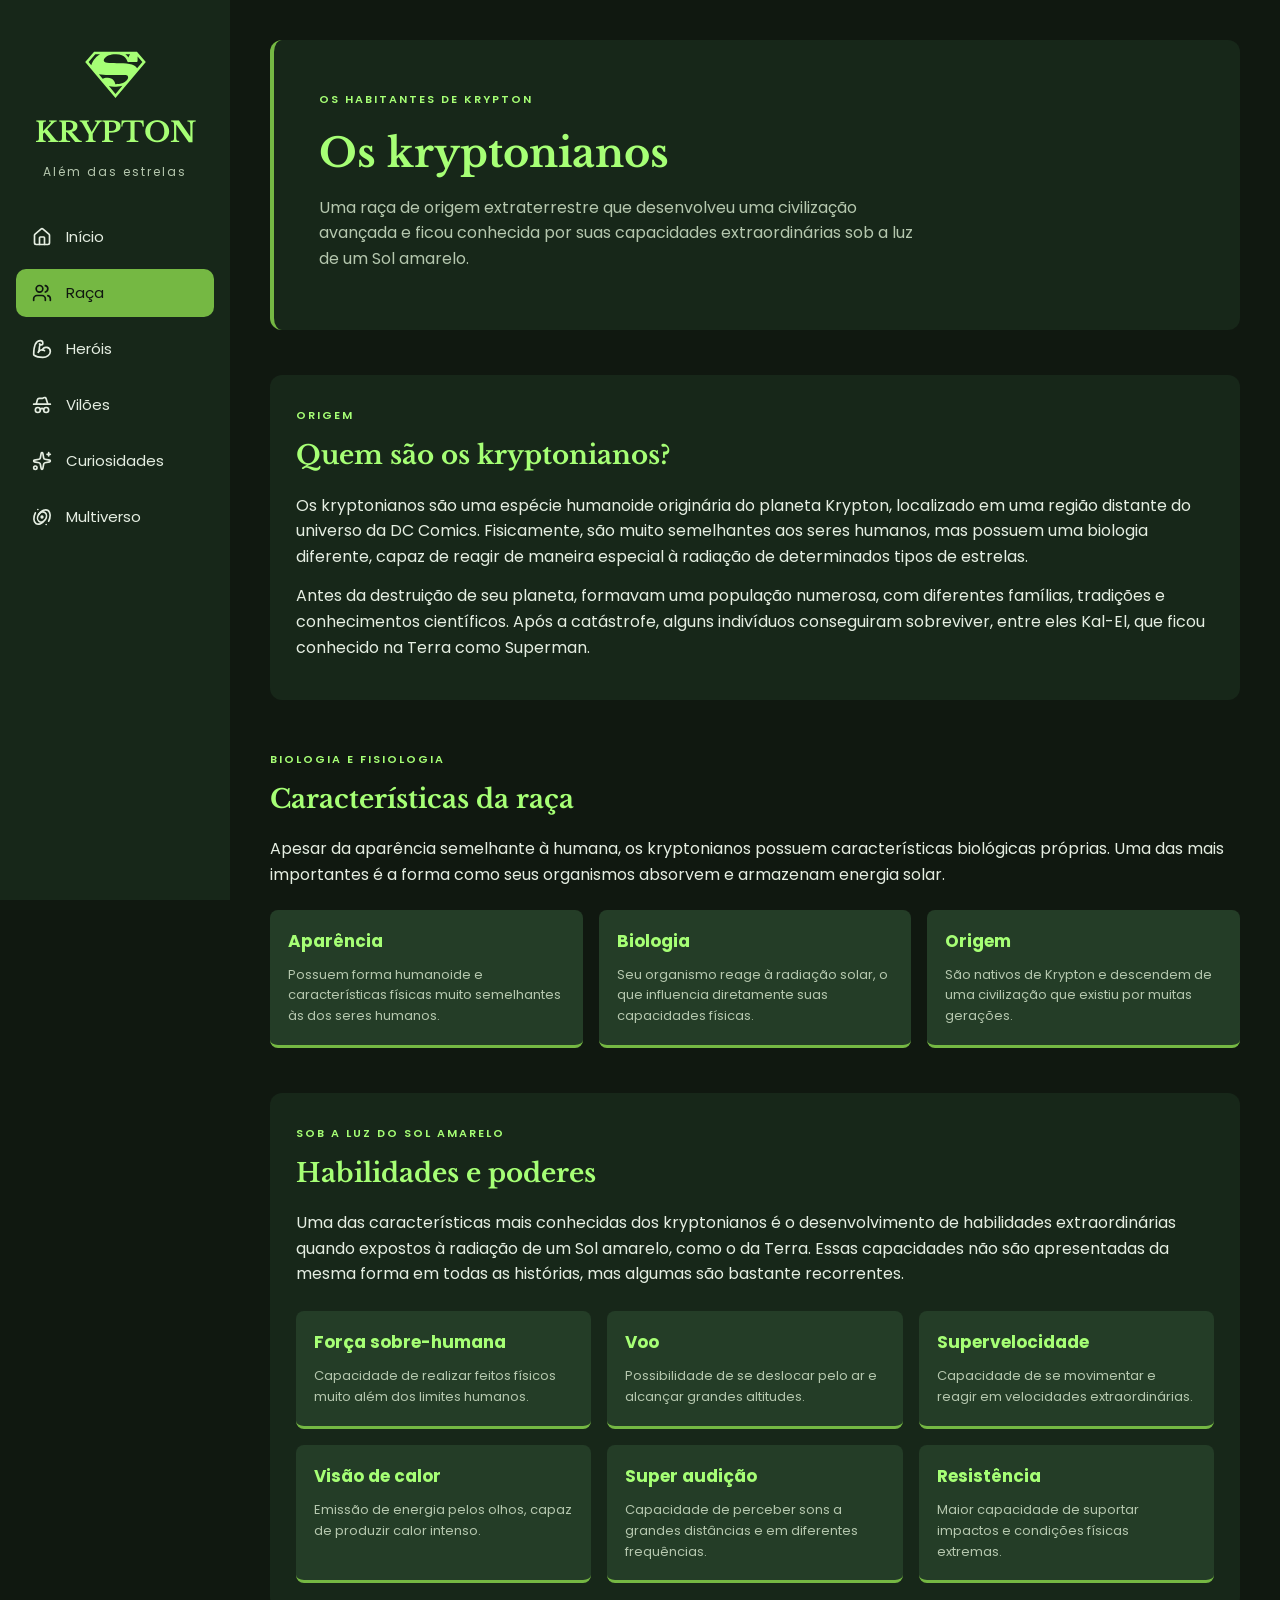
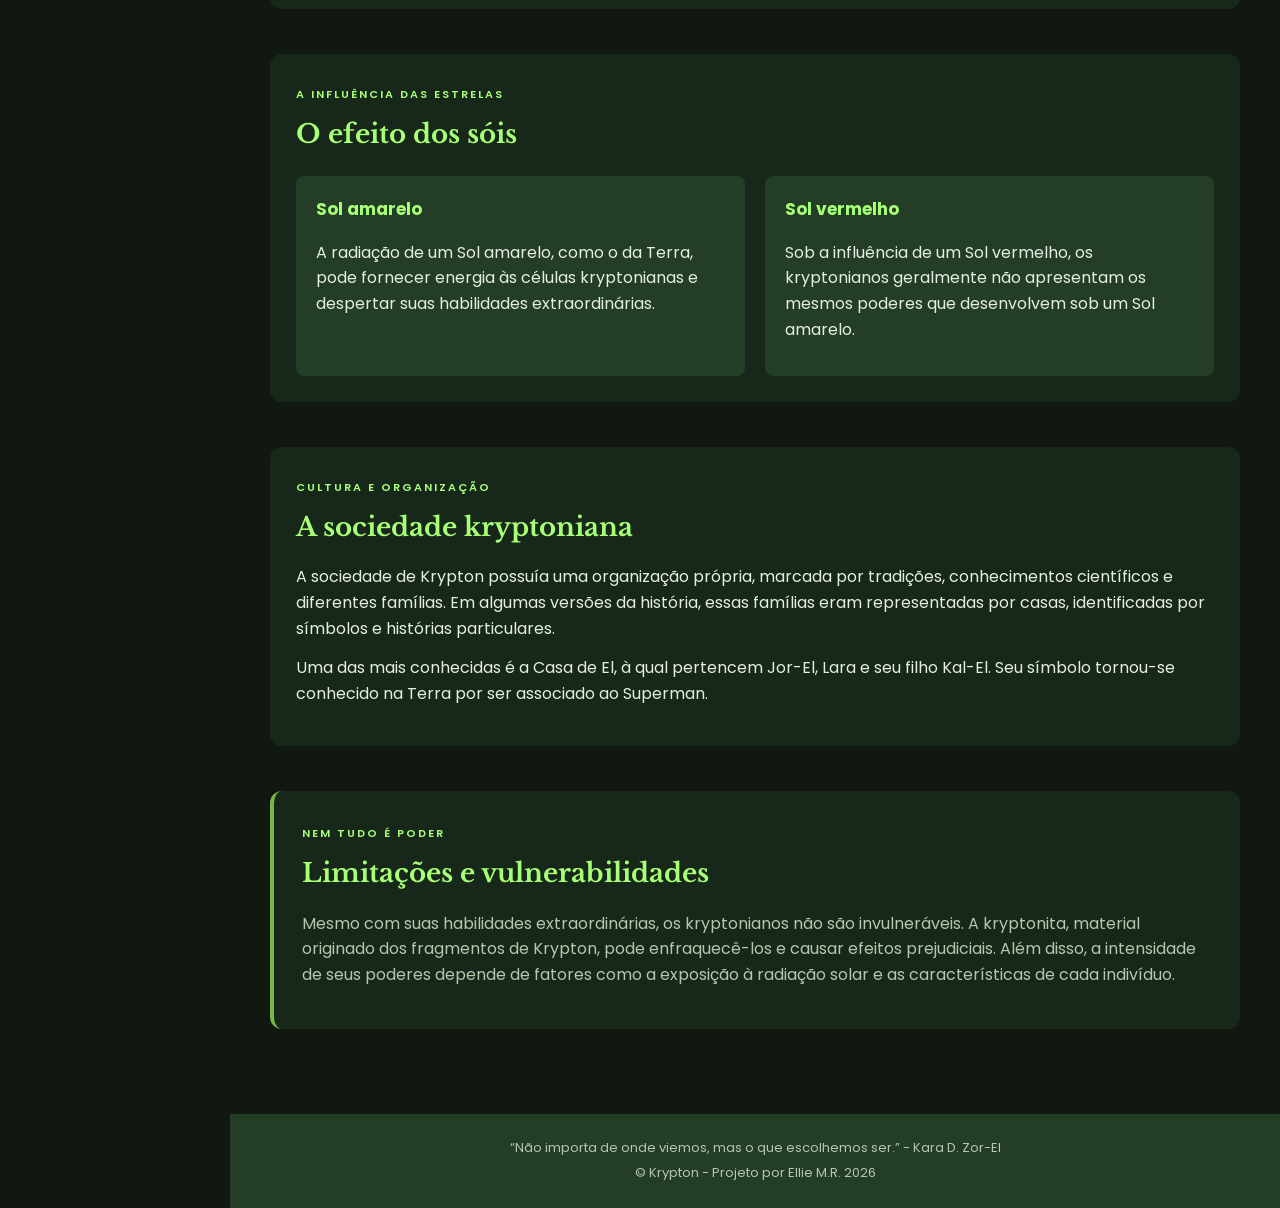
<file: kryptonianos.html>
<!DOCTYPE html>
<html lang="pt-BR">
<head>
    <meta charset="UTF-8">
    <meta name="viewport" content="width=device-width, initial-scale=1">
    
    <link rel="icon" type="image/png" sizes="32x32" href="Logo Krypton.png">
    <link rel="icon" type="image/png" sizes="192x192" href="Logo Krypton.png">
    <link rel="apple-touch-icon" sizes="180x180" href="Logo Krypton.png">

    <title>Krypton - Raça Kryptoniana</title>
    <link rel="preconnect" href="https://fonts.googleapis.com">
    <link rel="preconnect" href="https://fonts.gstatic.com" crossorigin>
    <link href="https://fonts.googleapis.com/css2?family=Libre+Baskerville:wght@400;700&family=Poppins:wght@400;500;600&display=swap" rel="stylesheet">
    <link rel="stylesheet" href="kryptonite.css">
</head>
<body>
    <header>
        <div class="logo">
            <svg xmlns="http://www.w3.org/2000/svg" viewBox="0 0 50 50">
                <path d="M 8.539063 9 L 1.6875 16.996094 L 7.328125 23.667969 C 7.535156 23.941406 7.785156 24.230469 8.117188 24.59375 L 25 44.546875 L 25.765625 43.644531 L 48.3125 16.996094 L 41.8125 9.414063 L 41.65625 9.234375 L 41.457031 9 Z M 9.460938 11 L 13.144531 11 C 10.609375 12.535156 7.730469 15.140625 6.371094 19.4375 L 4.3125 17.003906 Z M 25 11 C 32.800781 10.800781 33.898438 15.800781 34 16.199219 C 34.101563 16.800781 34.699219 17.199219 35.199219 17 L 41 17 C 41.601563 17 42 16.601563 42 16 L 42 12.703125 L 45.6875 17.003906 L 41.617188 21.8125 C 39.882813 17.800781 32.558594 17.800781 26 17.800781 C 19.800781 17.800781 16 17.699219 16 15.800781 C 16 16 16.199219 11.199219 25 11 Z M 32.558594 11 L 36.222656 11 C 35.746094 11.824219 35.269531 12.664063 34.902344 13.402344 C 34.390625 12.613281 33.632813 11.753906 32.558594 11 Z M 12.1875 26.308594 C 16.121094 26.996094 22.628906 27 32 27 C 33.199219 27 34.101563 27.300781 34.5 27.800781 C 34.800781 28.300781 34.699219 28.902344 34.597656 29.402344 C 34.199219 30.601563 32.800781 32.199219 30.699219 33.097656 C 28.898438 33.800781 26.5 34 25.097656 34 L 24.902344 34 C 24.5 31.898438 23 29 19 29 C 17.066406 29 15.832031 29.402344 15.109375 29.765625 Z M 30.308594 35.179688 L 25 41.453125 L 19.914063 35.441406 C 20.949219 35.652344 22.253906 35.855469 23.800781 35.902344 L 24.597656 35.902344 C 25.710938 35.902344 28.128906 35.824219 30.308594 35.179688 Z"/>
            </svg>
            <span>KRYPTON</span>
            <p>Além das estrelas</p>
        </div>
        <nav>
            <ul>
                <li><a href="index.html"><svg xmlns="http://www.w3.org/2000/svg" width="24" height="24" viewBox="0 0 24 24" fill="none" stroke="currentColor" stroke-width="2" stroke-linecap="round" stroke-linejoin="round" class="lucide lucide-house preview-icon"><path d="M15 21v-8a1 1 0 0 0-1-1h-4a1 1 0 0 0-1 1v8"/><path d="M3 10a2 2 0 0 1 .709-1.528l7-6a2 2 0 0 1 2.582 0l7 6A2 2 0 0 1 21 10v9a2 2 0 0 1-2 2H5a2 2 0 0 1-2-2z"/></svg>
                    Início</a></li>
                <li><a href="kryptonianos.html" class="ativo"><svg xmlns="http://www.w3.org/2000/svg" width="24" height="24" viewBox="0 0 24 24" fill="none" stroke="currentColor" stroke-width="2" stroke-linecap="round" stroke-linejoin="round" class="lucide lucide-users preview-icon"><path d="M16 21v-2a4 4 0 0 0-4-4H6a4 4 0 0 0-4 4v2"/><path d="M16 3.128a4 4 0 0 1 0 7.744"/><path d="M22 21v-2a4 4 0 0 0-3-3.87"/><circle cx="9" cy="7" r="4"/></svg>
                    Raça</a></li>
                <li><a href="herois.html"><svg xmlns="http://www.w3.org/2000/svg" width="24" height="24" viewBox="0 0 24 24" fill="none" stroke="currentColor" stroke-width="2" stroke-linecap="round" stroke-linejoin="round" class="lucide lucide-biceps-flexed preview-icon"><path d="M12.409 13.017A5 5 0 0 1 22 15c0 3.866-4 7-9 7-4.077 0-8.153-.82-10.371-2.462-.426-.316-.631-.832-.62-1.362C2.118 12.723 2.627 2 10 2a3 3 0 0 1 3 3 2 2 0 0 1-2 2c-1.105 0-1.64-.444-2-1"/><path d="M15 14a5 5 0 0 0-7.584 2"/><path d="M9.964 6.825C8.019 7.977 9.5 13 8 15"/></svg>
                    Heróis</a></li>
                <li><a href="viloes.html"><svg xmlns="http://www.w3.org/2000/svg" width="24" height="24" viewBox="0 0 24 24" fill="none" stroke="currentColor" stroke-width="2" stroke-linecap="round" stroke-linejoin="round" class="lucide lucide-hat-glasses preview-icon"><path d="M14 18a2 2 0 0 0-4 0"/><path d="m19 11-2.11-6.657a2 2 0 0 0-2.752-1.148l-1.276.61A2 2 0 0 1 12 4H8.5a2 2 0 0 0-1.925 1.456L5 11"/><path d="M2 11h20"/><circle cx="17" cy="18" r="3"/><circle cx="7" cy="18" r="3"/></svg>
                    Vilões</a></li>
                <li><a href="curiosidades.html"><svg xmlns="http://www.w3.org/2000/svg" width="24" height="24" viewBox="0 0 24 24" fill="none" stroke="currentColor" stroke-width="2" stroke-linecap="round" stroke-linejoin="round" class="lucide lucide-sparkles preview-icon"><path d="M11.017 2.814a1 1 0 0 1 1.966 0l1.051 5.558a2 2 0 0 0 1.594 1.594l5.558 1.051a1 1 0 0 1 0 1.966l-5.558 1.051a2 2 0 0 0-1.594 1.594l-1.051 5.558a1 1 0 0 1-1.966 0l-1.051-5.558a2 2 0 0 0-1.594-1.594l-5.558-1.051a1 1 0 0 1 0-1.966l5.558-1.051a2 2 0 0 0 1.594-1.594z"/><path d="M20 2v4"/><path d="M22 4h-4"/><circle cx="4" cy="20" r="2"/></svg>
                    Curiosidades</a></li>
                <li><a href="multiverso.html"><svg xmlns="http://www.w3.org/2000/svg" width="24" height="24" viewBox="0 0 24 24" fill="none" stroke="currentColor" stroke-width="2" stroke-linecap="round" stroke-linejoin="round" class="lucide lucide-galaxy preview-icon"><path d="M16.005 15.108a5.041 6.52 28.25 00-8.008-6.217 5.041 6.52 28.25 008.008 6.217A11.884 7.288-60.76 014.029 7.001"/><path d="M17 21h.01"/><path d="M7 3h.01"/><path d="M7.997 8.891a11.885 7.288-60.756 0111.977 8.107"/><circle cx="12" cy="12" r="1" fill="currentColor"/></svg>
                    Multiverso</a></li>
            </ul>
        </nav>
    </header>
    <div class="conteudo">
        <main>
            <section id="boas-vindas">
                <span class="subtitulo">OS HABITANTES DE KRYPTON</span>
                <h1>Os kryptonianos</h1>
                <p>Uma raça de origem extraterrestre que desenvolveu uma civilização avançada e ficou conhecida por suas capacidades extraordinárias sob a luz de um Sol amarelo.</p>
            </section>
            <section id="origem-kryptonianos" class="bloco-raca">
                <span class="subtitulo">ORIGEM</span>
                <h2>Quem são os kryptonianos?</h2>
                <p>Os kryptonianos são uma espécie humanoide originária do planeta Krypton, localizado em uma região distante do universo da DC Comics. Fisicamente, são muito semelhantes aos seres humanos, mas possuem uma biologia diferente, capaz de reagir de maneira especial à radiação de determinados tipos de estrelas.</p>
                <p>Antes da destruição de seu planeta, formavam uma população numerosa, com diferentes famílias, tradições e conhecimentos científicos. Após a catástrofe, alguns indivíduos conseguiram sobreviver, entre eles Kal-El, que ficou conhecido na Terra como Superman.</p>
            </section>
            <section id="caracteristicas-kryptonianos">
                <span class="subtitulo">BIOLOGIA E FISIOLOGIA</span>
                <h2>Características da raça</h2>
                <p>Apesar da aparência semelhante à humana, os kryptonianos possuem características biológicas próprias. Uma das mais importantes é a forma como seus organismos absorvem e armazenam energia solar.</p>
                <div class="destaques">
                    <div>
                        <h3>Aparência</h3>
                        <p>Possuem forma humanoide e características físicas muito semelhantes às dos seres humanos.</p>
                    </div>
                    <div>
                        <h3>Biologia</h3>
                        <p>Seu organismo reage à radiação solar, o que influencia diretamente suas capacidades físicas.</p>
                    </div>
                    <div>
                        <h3>Origem</h3>
                        <p>São nativos de Krypton e descendem de uma civilização que existiu por muitas gerações.</p>
                    </div>
                </div>
            </section>
            <section id="habilidades-kryptonianos" class="bloco-raca">
                <span class="subtitulo">SOB A LUZ DO SOL AMARELO</span>
                <h2>Habilidades e poderes</h2>
                <p>Uma das características mais conhecidas dos kryptonianos é o desenvolvimento de habilidades extraordinárias quando expostos à radiação de um Sol amarelo, como o da Terra. Essas capacidades não são apresentadas da mesma forma em todas as histórias, mas algumas são bastante recorrentes.</p>
                <div class="habilidades">
                    <div>
                        <h3>Força sobre-humana</h3>
                        <p>Capacidade de realizar feitos físicos muito além dos limites humanos.</p>
                    </div>
                    <div>
                        <h3>Voo</h3>
                        <p>Possibilidade de se deslocar pelo ar e alcançar grandes altitudes.</p>
                    </div>
                    <div>
                        <h3>Supervelocidade</h3>
                        <p>Capacidade de se movimentar e reagir em velocidades extraordinárias.</p>
                    </div>
                    <div>
                        <h3>Visão de calor</h3>
                        <p>Emissão de energia pelos olhos, capaz de produzir calor intenso.</p>
                    </div>
                    <div>
                        <h3>Super audição</h3>
                        <p>Capacidade de perceber sons a grandes distâncias e em diferentes frequências.</p>
                    </div>
                    <div>
                        <h3>Resistência</h3>
                        <p>Maior capacidade de suportar impactos e condições físicas extremas.</p>
                    </div>
                </div>
            </section>
            <section id="sol-kryptonianos" class="bloco-raca">
                <span class="subtitulo">A INFLUÊNCIA DAS ESTRELAS</span>
                <h2>O efeito dos sóis</h2>
                <div class="comparacao-solar">
                    <div>
                        <h3>Sol amarelo</h3>
                        <p>A radiação de um Sol amarelo, como o da Terra, pode fornecer energia às células kryptonianas e despertar suas habilidades extraordinárias.</p>
                    </div>
                    <div>
                        <h3>Sol vermelho</h3>
                        <p>Sob a influência de um Sol vermelho, os kryptonianos geralmente não apresentam os mesmos poderes que desenvolvem sob um Sol amarelo.</p>
                    </div>
                </div>
            </section>
            <section id="sociedade-kryptonianos" class="bloco-raca">
                <span class="subtitulo">CULTURA E ORGANIZAÇÃO</span>
                <h2>A sociedade kryptoniana</h2>
                <p>A sociedade de Krypton possuía uma organização própria, marcada por tradições, conhecimentos científicos e diferentes famílias. Em algumas versões da história, essas famílias eram representadas por casas, identificadas por símbolos e histórias particulares.</p>
                <p>Uma das mais conhecidas é a Casa de El, à qual pertencem Jor-El, Lara e seu filho Kal-El. Seu símbolo tornou-se conhecido na Terra por ser associado ao Superman.</p>
            </section>
            <section id="limites-kryptonianos">
                <span class="subtitulo">NEM TUDO É PODER</span>
                <h2>Limitações e vulnerabilidades</h2>
                <p>Mesmo com suas habilidades extraordinárias, os kryptonianos não são invulneráveis. A kryptonita, material originado dos fragmentos de Krypton, pode enfraquecê-los e causar efeitos prejudiciais. Além disso, a intensidade de seus poderes depende de fatores como a exposição à radiação solar e as características de cada indivíduo.</p>
            </section>
        </main>
        <footer>
            <p>“Não importa de onde viemos, mas o que escolhemos ser.” - Kara D. Zor-El</p>
            <p>&copy; Krypton - Projeto por Ellie M.R. 2026</p>
        </footer>
    </div>
</body>
</html>
</file>
<file: kryptonite.css>
/* --- Paleta de Cores ---

   - Fundo e Estrutura -
   Fundo principal: #101810
   Menu lateral: #172719
   Fundo dos cards e destaques: #243d27
   Fundo do rodapé: #243d27

   - Interações -
   Fundo ao passar o mouse: #29452b
   Item ativo do menu: #75b843
   Bordas e divisórias: #29452b

   - Textos e Destaques -
   Verde claro (títulos e ícones): #a6ff75
   Texto principal: #e5eee2
   Texto secundário: #b5c7ae
   Texto do item ativo: #101810

   - Bordas -
   Borda de destaque: #75b843
   Borda lateral das seções: #75b843

*/


* {
    box-sizing: border-box;
}

body {
    display: flex;
    min-height: 100vh;
    margin: 0;
    background-color: #101810;
    color: #e5eee2;
    font-family: 'Poppins', sans-serif;
    line-height: 1.6;
}

h1, h2, .logo span {
    font-family: 'Libre Baskerville', serif;
    font-weight: 700;
}

header {
    display: flex;
    flex-direction: column;
    align-items: center;
    gap: 32px;
    width: 230px;
    flex-shrink: 0;
    padding: 40px 16px;
    background-color: #172719;
    color: #e5eee2;
    position: sticky;
    top: 0;
    height: 100vh;
}

.logo {
    display: flex;
    flex-direction: column;
    align-items: center;
    gap: 6px;
}

.logo svg {
    width: 65px;
    height: 65px;
    fill: #a6ff75;
}

.logo span {
    font-size: 28px;
    color: #a6ff75;
}

.logo p {
    margin: 0;
    color: #b5c7ae;
    font-size: 12px;
    letter-spacing: 2px;
}

nav {
    width: 100%;
}

nav ul {
    display: flex;
    flex-direction: column;
    gap: 8px;
    list-style: none;
    margin: 0;
    padding: 0;
}

nav a {
    display: flex;
    align-items: center;
    gap: 14px;
    padding: 12px 16px;
    border-radius: 10px;
    color: #e5eee2;
    font-size: 15px;
    text-decoration: none;
}

nav a:hover {
    background-color: #29452b;
}

nav a.ativo {
    background-color: #75b843;
    color: #101810;
}

nav a svg {
    width: 20px;
    height: 20px;
    flex-shrink: 0;
}

.conteudo {
    display: flex;
    flex-direction: column;
    flex: 1;
    min-width: 0;
}

main {
    flex: 1;
    width: 100%;
    max-width: 1100px;
    margin: 0 auto;
    padding: 40px;
}

section {
    margin-bottom: 45px;
}

h1 {
    color: #a6ff75;
    font-size: 40px;
    margin: 10px 0;
}

h2 {
    color: #a6ff75;
    font-size: 26px;
    margin: 8px 0 16px;
}

h3 {
    color: #a6ff75;
    font-size: 17px;
}

p {
    margin: 0 0 14px;
}

.subtitulo {
    color: #a6ff75;
    font-size: 11px;
    font-weight: 600;
    letter-spacing: 2px;
}

#boas-vindas {
    position: relative;
    padding: 45px;
    margin-bottom: 45px;
    background-color: #172719;
    border-left: 4px solid #75b843;
    border-radius: 12px;
}

#boas-vindas p {
    max-width: 600px;
    color: #b5c7ae;
    font-size: 16px;
}

.icone-planeta {
    position: absolute;
    right: 45px;
    top: 50%;
    transform: translateY(-50%);
    width: 75px;
    height: 75px;
    color: #a6ff75;
    opacity: 0.8;
}

.secao-com-imagem {
    display: flex;
    align-items: center;
    gap: 32px;
}

.texto-secao {
    flex: 1;
}

.secao-com-imagem img {
    width: 42%;
    height: 260px;
    object-fit: cover;
    border-radius: 12px;
}

.secao-com-imagem.invertida {
    flex-direction: row-reverse;
}

#destaques {
    padding: 28px;
    background-color: #172719;
    border-radius: 12px;
}

.introducao-destaques {
    color: #b5c7ae;
}

.destaques {
    display: flex;
    gap: 16px;
    margin-top: 22px;
}

.destaques div {
    flex: 1;
    padding: 18px;
    background-color: #243d27;
    border-radius: 8px;
    border-bottom: 3px solid #75b843;
}

.destaques h3 {
    margin: 0 0 10px;
}

.destaques p {
    color: #b5c7ae;
    font-size: 13px;
    margin: 0;
}

#fragmentos {
    padding: 28px;
    background-color: #172719;
    border-radius: 12px;
    border-left: 4px solid #75b843;
}

#fragmentos p {
    color: #b5c7ae;
}

footer {
    padding: 20px 40px;
    background-color: #243d27;
    color: #b5c7ae;
    text-align: center;
    font-size: 13px;
}

footer p {
    margin: 4px;
}


/* --- Adicionais da Página Raça --- */
.bloco-raca {
    padding: 26px;
    background-color: #172719;
    border-radius: 12px;
}

#caracteristicas-kryptonianos {
    margin-bottom: 45px;
}

#caracteristicas-kryptonianos .destaques {
    margin-top: 22px;
}

.habilidades {
    display: grid;
    grid-template-columns: repeat(3, 1fr);
    gap: 16px;
    margin-top: 24px;
}

.habilidades div {
    padding: 18px;
    background-color: #243d27;
    border-radius: 8px;
    border-bottom: 3px solid #75b843;
}

.habilidades h3 {
    margin: 0 0 10px;
}

.habilidades p {
    color: #b5c7ae;
    font-size: 13px;
    margin: 0;
}

.comparacao-solar {
    display: flex;
    gap: 20px;
    margin-top: 20px;
}

.comparacao-solar div {
    flex: 1;
    padding: 20px;
    background-color: #243d27;
    border-radius: 8px;
}

.comparacao-solar h3 {
    margin-top: 0;
}

#limites-kryptonianos {
    padding: 28px;
    background-color: #172719;
    border-left: 4px solid #75b843;
    border-radius: 12px;
}

#limites-kryptonianos p {
    color: #b5c7ae;
}


/* --- Adicionais da Página Hérois --- */
.pagina-herois .secao-heroi {
    display: flex;
    align-items: center;
    gap: 30px;
    background-color: #172719;
    padding: 28px;
    margin-bottom: 25px;
    border-radius: 12px;
}

.pagina-herois .imagem-heroi {
    width: 40%;
    flex-shrink: 0;
}

.pagina-herois .imagem-heroi img {
    display: block;
    width: 100%;
    height: 380px;
    object-fit: cover;
    object-position: center top;
    border-radius: 8px;
}

.pagina-herois .texto-heroi {
    flex: 1;
}

.pagina-herois .texto-heroi h2 {
    color: #a6ff75;
}

.pagina-herois .texto-heroi p:not(.subtitulo) {
    color: #b5c7ae;
    line-height: 1.8;
}

.pagina-herois .secao-heroi.invertida {
    flex-direction: row-reverse;
}


/* --- Adicionais da Página Vilões --- */
.grupo-viloes {
    margin-top: 35px;
}

.grupo-viloes h2 {
    color: #a6ff75;
    margin-bottom: 15px;
}

.grupo-viloes > .subtitulo {
    margin-bottom: 25px;
}

.grupo-viloes .subtitulo {
    font-size: 17px;
    color:#b5c7ae;
}

.secao-vilao {
    display: flex;
    align-items: center;
    gap: 30px;
    background-color: #172719;
    padding: 25px;
    margin-bottom: 25px;
    border-radius: 12px;
}

.imagem-vilao {
    width: 35%;
    height: 300px;
    object-fit: cover;
    object-position: center top;
    border-radius: 8px;
    flex-shrink: 0;
}

.texto-vilao {
    flex: 1;
}

.texto-vilao h3 {
    color: #a6ff75;
    margin-bottom: 12px;
}

.texto-vilao p {
    color: #b5c7ae;
    line-height: 1.8;
    margin-bottom: 12px;
}


/* --- Adicionais da Página Curiosidades --- */
.secao-curiosidade {
    background-color: #172719;
    padding: 28px;
    margin-bottom: 25px;
    border-radius: 12px;
}

.texto-curiosidade h2 {
    color: #a6ff75;
    margin-bottom: 15px;
}

.texto-curiosidade p {
    color: #b5c7ae;
    line-height: 1.8;
}

.relacionamento-amor {
    border-top: 1px solid #29452b;
    margin-top: 30px;
    padding-top: 25px;
}

.personagem-amor {
    display: flex;
    align-items: center;
    gap: 25px;
    margin-top: 20px;
    padding: 20px;
    background-color: #243d27;
    border-radius: 10px;
}

.personagem-amor img {
    width: 180px;
    height: 220px;
    object-fit: cover;
    object-position: center top;
    border-radius: 8px;
    flex-shrink: 0;
}

.personagem-amor h3 {
    color: #a6ff75;
    margin-bottom: 10px;
}

.personagem-amor p {
    color: #b5c7ae;
    line-height: 1.8;
}


/* --- Adicionais da Página Multiverso --- */
.secao-multiverso {
    background-color: #172719;
    padding: 28px;
    margin-bottom: 25px;
    border-radius: 12px;
}

.texto-multiverso h2 {
    color: #a6ff75;
    margin-bottom: 15px;
}

.texto-multiverso p {
    color: #b5c7ae;
    line-height: 1.8;
    margin-bottom: 12px;
}

.grupo-multiverso {
    margin-top: 35px;
}

.grupo-multiverso h2 {
    color: #a6ff75;
    margin-bottom: 15px;
}

.grupo-multiverso .subtitulo {
    color: #b5c7ae;
    font-size: 17px;
    margin-bottom: 25px;
}

.secao-versao {
    display: flex;
    align-items: center;
    gap: 30px;
    background-color: #172719;
    padding: 25px;
    margin-bottom: 25px;
    border-radius: 12px;
}

.imagem-versao {
    width: 35%;
    height: 300px;
    object-fit: cover;
    object-position: center top;
    border-radius: 8px;
    flex-shrink: 0;
}

.texto-versao {
    flex: 1;
}

.texto-versao h3 {
    color: #a6ff75;
    font-size: 22px;
    margin-bottom: 12px;
}

.texto-versao p {
    color: #b5c7ae;
    line-height: 1.8;
    margin-bottom: 12px;
}


/* --- Telas Menores --- */
@media (max-width: 768px) {
    body {
        flex-direction: column;
    }

    header {
        position: relative;
        width: 100%;
        height: auto;
        padding: 24px 16px;
        gap: 20px;
    }

    nav ul {
        flex-direction: row;
        flex-wrap: wrap;
        justify-content: center;
    }

    nav a {
        padding: 10px;
    }

    main {
        padding: 24px 20px;
    }

    #boas-vindas {
        padding: 28px;
    }

    h1 {
        font-size: 30px;
    }

    h2 {
        font-size: 22px;
    }

    .icone-planeta {
        display: none;
    }

    .secao-com-imagem,
    .secao-com-imagem.invertida {
        flex-direction: column;
        align-items: stretch;
    }

    .secao-com-imagem img {
        width: 100%;
        height: 220px;
    }

    .destaques {
        flex-direction: column;
    }

    footer {
        padding: 20px;
    }

    .habilidades {
        grid-template-columns: repeat(2, 1fr);
    }
    .comparacao-solar {
        flex-direction: column;
    }

    .pagina-herois .secao-heroi,
    .pagina-herois .secao-heroi.invertida {
        flex-direction: column;
    }

    .pagina-herois .imagem-heroi {
        width: 100%;
    }

    .pagina-herois .imagem-heroi img {
        height: 300px;
    }

    .grupo-viloes {
        margin-top: 25px;
    }

    .secao-vilao {
        flex-direction: column;
        align-items: flex-start;
    }

    .imagem-vilao {
        width: 100%;
        height: 300px;
    }

    .personagem-amor {
        flex-direction: column;
        align-items: flex-start;
    }

    .personagem-amor img {
        width: 100%;
        height: 300px;
    }

    .secao-multiverso {
        padding: 20px;
    }

    .secao-versao {
        flex-direction: column;
        align-items: flex-start;
    }

    .imagem-versao {
        width: 100%;
        height: 300px;
    }

    .grupo-multiverso {
        margin-top: 25px;
    }
}
</file>
